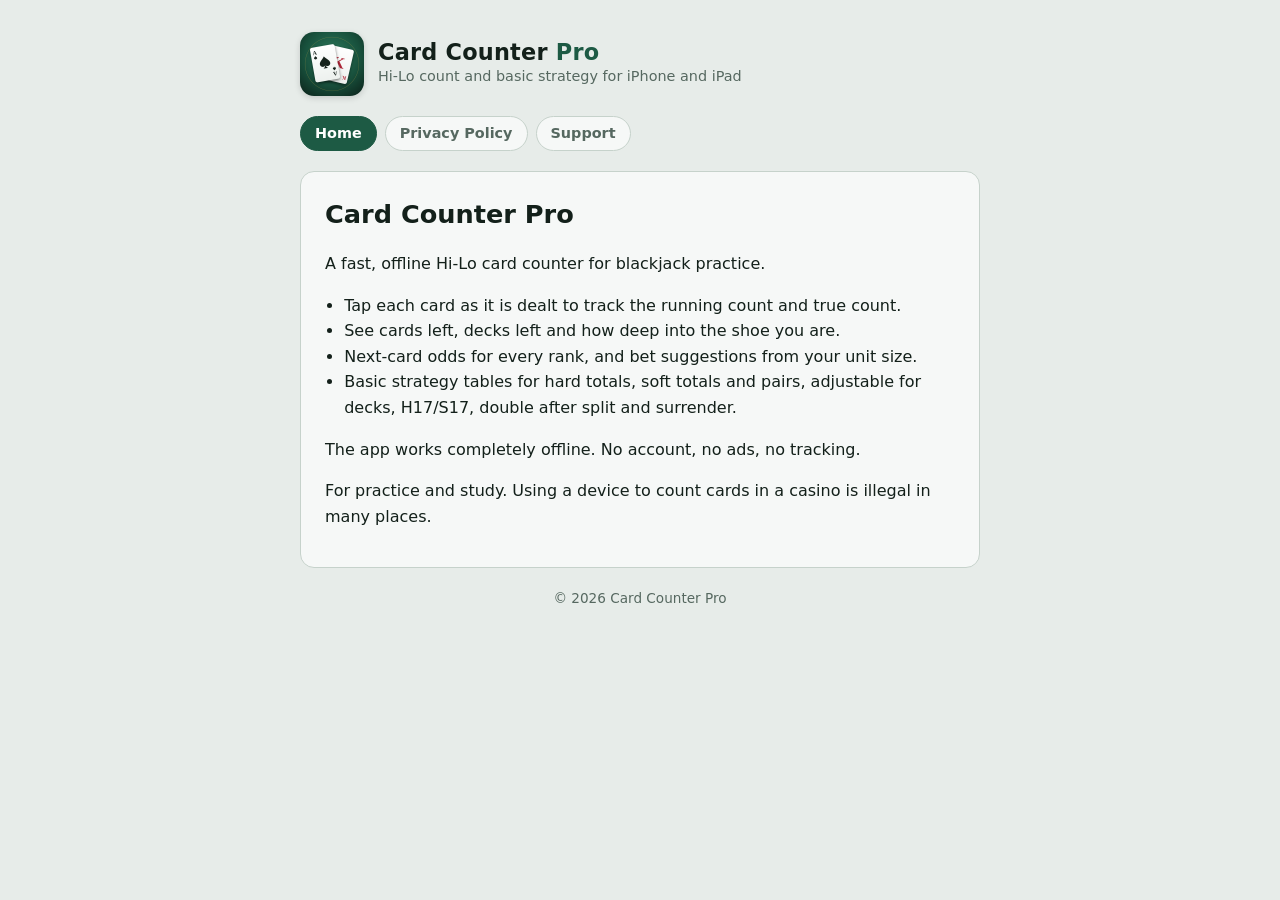
<file: index.html>
<!doctype html>
<html lang="en">
<head>
<meta charset="utf-8">
<meta name="viewport" content="width=device-width, initial-scale=1, viewport-fit=cover">
<title>Card Counter Pro</title>
<meta name="description" content="Card Counter Pro is an offline Hi-Lo card counter and basic strategy reference for iPhone and iPad.">
<link rel="icon" href="icon.png">
<link rel="apple-touch-icon" href="icon.png">
<link rel="stylesheet" href="style.css">
</head>
<body>
<div class="wrap">
  <header>
    <img src="icon.png" alt="Card Counter Pro app icon">
    <div><div class="name">Card Counter <span>Pro</span></div><div class="tag">Hi-Lo count and basic strategy for iPhone and iPad</div></div>
  </header>
  <nav>
    <a href="index.html" aria-current="page">Home</a>
    <a href="privacy.html">Privacy Policy</a>
    <a href="support.html">Support</a>
  </nav>
  <main>
    <h1>Card Counter Pro</h1>
    <p>A fast, offline Hi-Lo card counter for blackjack practice.</p>
    <ul>
      <li>Tap each card as it is dealt to track the running count and true count.</li>
      <li>See cards left, decks left and how deep into the shoe you are.</li>
      <li>Next-card odds for every rank, and bet suggestions from your unit size.</li>
      <li>Basic strategy tables for hard totals, soft totals and pairs, adjustable for decks, H17/S17, double after split and surrender.</li>
    </ul>
    <p>The app works completely offline. No account, no ads, no tracking.</p>
    <p>For practice and study. Using a device to count cards in a casino is illegal in many places.</p>
  </main>
  <footer>© 2026 Card Counter Pro</footer>
</div>
</body>
</html>
</file>
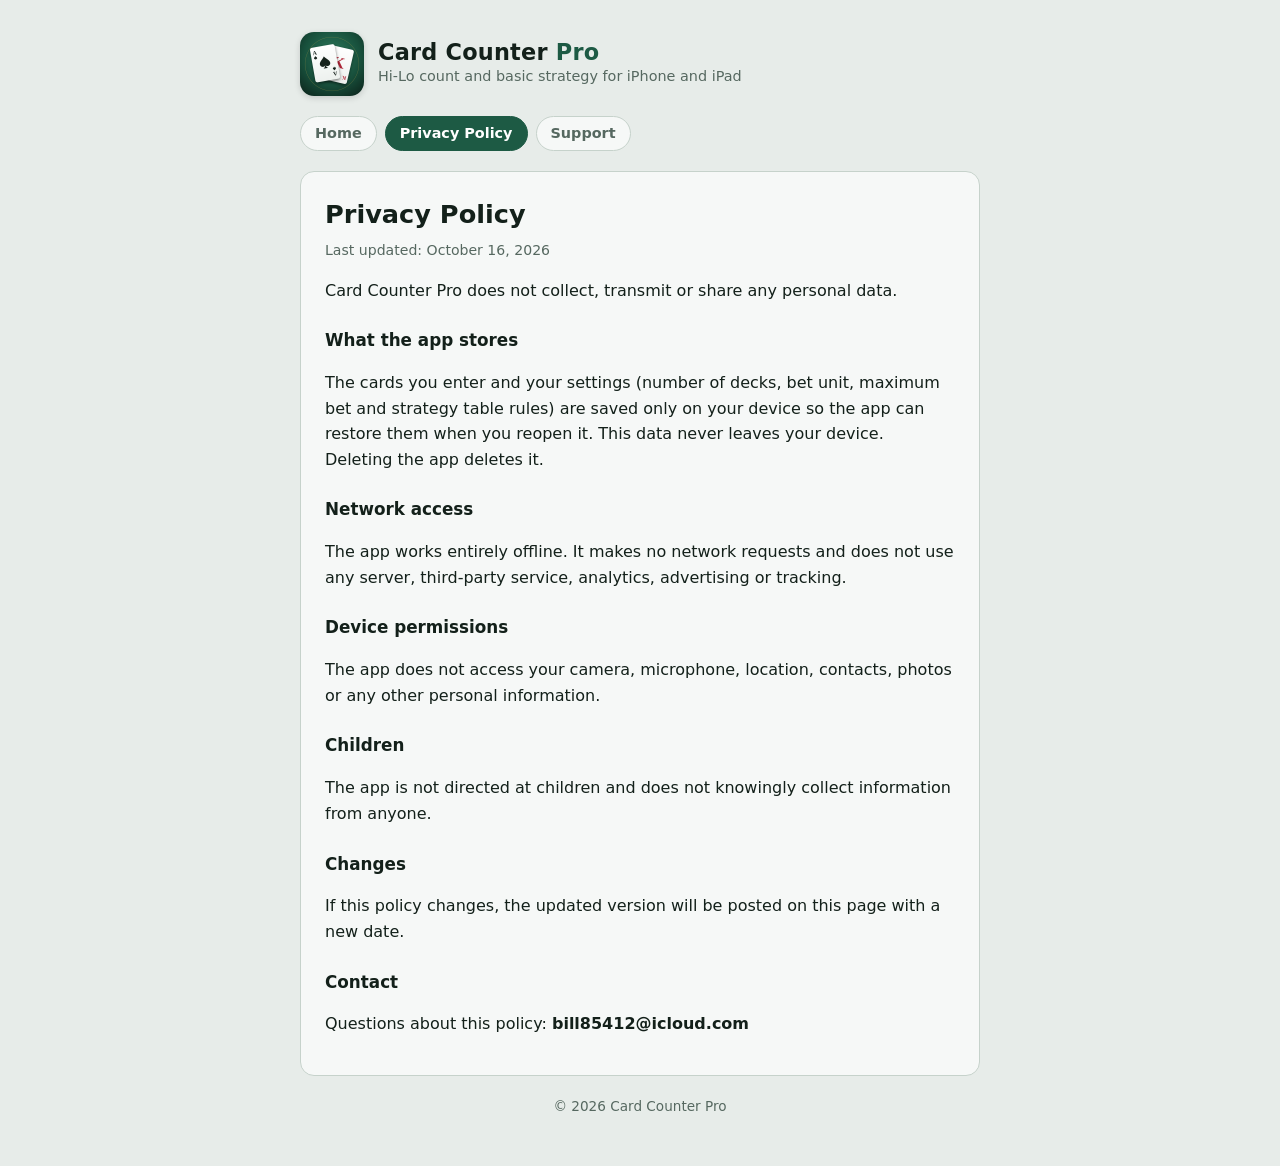
<file: privacy.html>
<!doctype html>
<html lang="en">
<head>
<meta charset="utf-8">
<meta name="viewport" content="width=device-width, initial-scale=1, viewport-fit=cover">
<title>Privacy Policy · Card Counter Pro</title>
<meta name="description" content="Privacy policy for the Card Counter Pro app.">
<link rel="icon" href="icon.png">
<link rel="apple-touch-icon" href="icon.png">
<link rel="stylesheet" href="style.css">
</head>
<body>
<div class="wrap">
  <header>
    <img src="icon.png" alt="Card Counter Pro app icon">
    <div><div class="name">Card Counter <span>Pro</span></div><div class="tag">Hi-Lo count and basic strategy for iPhone and iPad</div></div>
  </header>
  <nav>
    <a href="index.html">Home</a>
    <a href="privacy.html" aria-current="page">Privacy Policy</a>
    <a href="support.html">Support</a>
  </nav>
  <main>
    <h1>Privacy Policy</h1>
    <p class="updated">Last updated: October 16, 2026</p>
    <p>Card Counter Pro does not collect, transmit or share any personal data.</p>
    <h2>What the app stores</h2>
    <p>The cards you enter and your settings (number of decks, bet unit, maximum bet and strategy table rules) are saved only on your device so the app can restore them when you reopen it. This data never leaves your device. Deleting the app deletes it.</p>
    <h2>Network access</h2>
    <p>The app works entirely offline. It makes no network requests and does not use any server, third-party service, analytics, advertising or tracking.</p>
    <h2>Device permissions</h2>
    <p>The app does not access your camera, microphone, location, contacts, photos or any other personal information.</p>
    <h2>Children</h2>
    <p>The app is not directed at children and does not knowingly collect information from anyone.</p>
    <h2>Changes</h2>
    <p>If this policy changes, the updated version will be posted on this page with a new date.</p>
    <h2>Contact</h2>
    <p>Questions about this policy: <span class="email">bill85412@icloud.com</span></p>
  </main>
  <footer>© 2026 Card Counter Pro</footer>
</div>
</body>
</html>
</file>
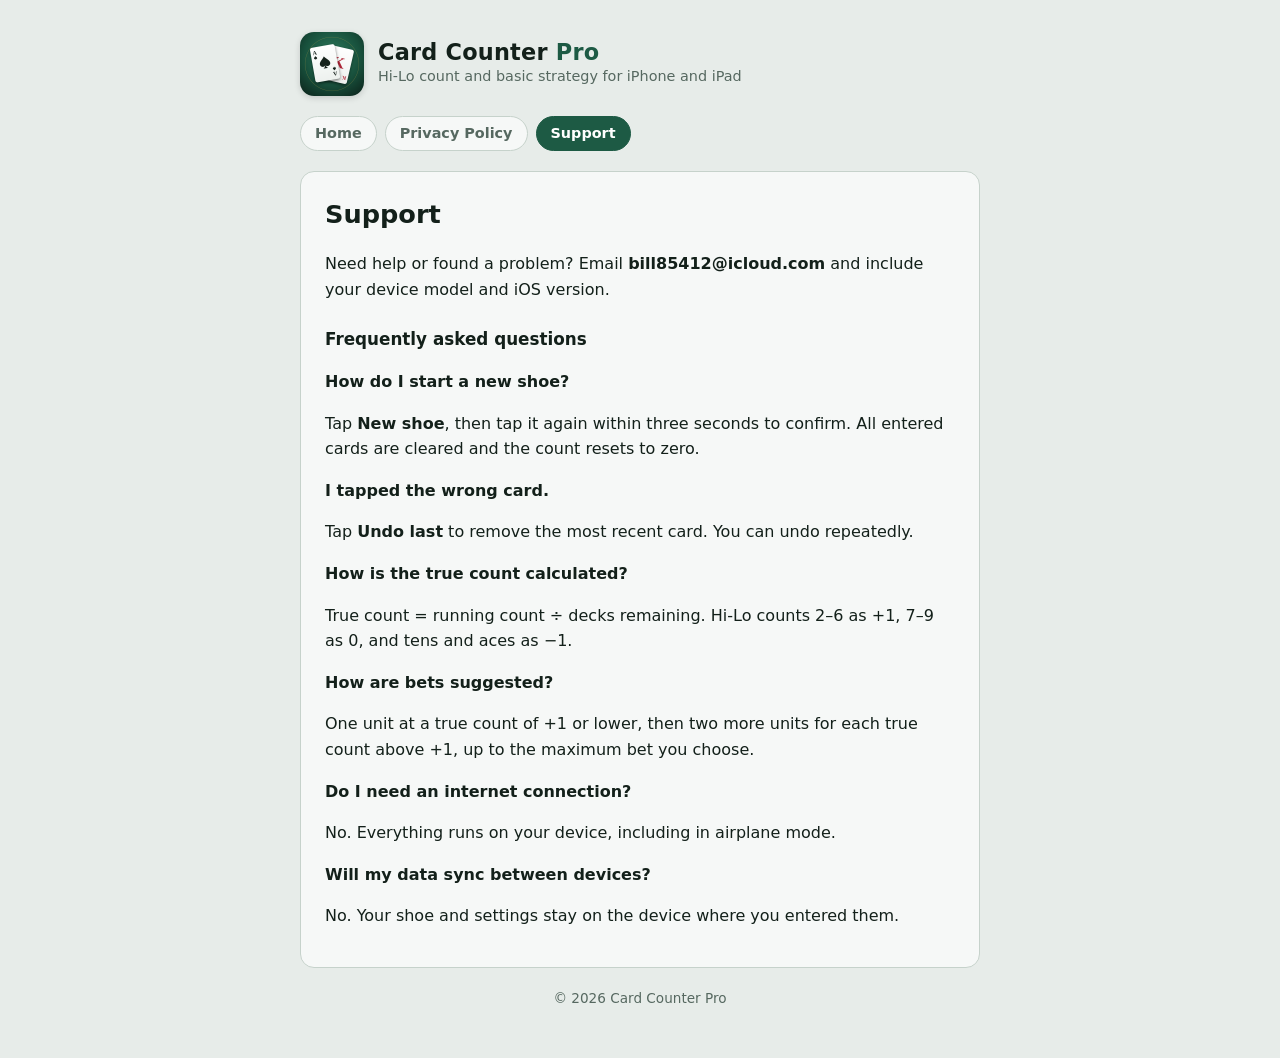
<file: support.html>
<!doctype html>
<html lang="en">
<head>
<meta charset="utf-8">
<meta name="viewport" content="width=device-width, initial-scale=1, viewport-fit=cover">
<title>Support · Card Counter Pro</title>
<meta name="description" content="Help and contact for the Card Counter Pro app.">
<link rel="icon" href="icon.png">
<link rel="apple-touch-icon" href="icon.png">
<link rel="stylesheet" href="style.css">
</head>
<body>
<div class="wrap">
  <header>
    <img src="icon.png" alt="Card Counter Pro app icon">
    <div><div class="name">Card Counter <span>Pro</span></div><div class="tag">Hi-Lo count and basic strategy for iPhone and iPad</div></div>
  </header>
  <nav>
    <a href="index.html">Home</a>
    <a href="privacy.html">Privacy Policy</a>
    <a href="support.html" aria-current="page">Support</a>
  </nav>
  <main>
    <h1>Support</h1>
    <p>Need help or found a problem? Email <span class="email">bill85412@icloud.com</span> and include your device model and iOS version.</p>
    <h2>Frequently asked questions</h2>
    <h3 style="font-size:1rem;margin:16px 0 4px">How do I start a new shoe?</h3>
    <p>Tap <b>New shoe</b>, then tap it again within three seconds to confirm. All entered cards are cleared and the count resets to zero.</p>
    <h3 style="font-size:1rem;margin:16px 0 4px">I tapped the wrong card.</h3>
    <p>Tap <b>Undo last</b> to remove the most recent card. You can undo repeatedly.</p>
    <h3 style="font-size:1rem;margin:16px 0 4px">How is the true count calculated?</h3>
    <p>True count = running count ÷ decks remaining. Hi-Lo counts 2–6 as +1, 7–9 as 0, and tens and aces as −1.</p>
    <h3 style="font-size:1rem;margin:16px 0 4px">How are bets suggested?</h3>
    <p>One unit at a true count of +1 or lower, then two more units for each true count above +1, up to the maximum bet you choose.</p>
    <h3 style="font-size:1rem;margin:16px 0 4px">Do I need an internet connection?</h3>
    <p>No. Everything runs on your device, including in airplane mode.</p>
    <h3 style="font-size:1rem;margin:16px 0 4px">Will my data sync between devices?</h3>
    <p>No. Your shoe and settings stay on the device where you entered them.</p>
  </main>
  <footer>© 2026 Card Counter Pro</footer>
</div>
</body>
</html>
</file>
<file: style.css>
:root{--bg:#E7ECE9;--surface:#F6F8F7;--ink:#13201A;--muted:#566860;--line:#C6D2CB;--felt:#1D5A44;color-scheme:light}
*{box-sizing:border-box}
html{-webkit-text-size-adjust:100%}
body{margin:0;background:var(--bg);color:var(--ink);font:16px/1.6 -apple-system,BlinkMacSystemFont,"Segoe UI",system-ui,sans-serif;
  padding-left:max(16px,env(safe-area-inset-left,0px));padding-right:max(16px,env(safe-area-inset-right,0px));padding-block:32px 48px}
.wrap{max-width:680px;margin:0 auto;display:flex;flex-direction:column;gap:20px}
header{display:flex;align-items:center;gap:14px}
header img{width:64px;height:64px;border-radius:14px;box-shadow:0 2px 6px rgba(0,0,0,.15)}
header .name{font-weight:800;font-size:1.4rem;letter-spacing:.01em;line-height:1.1}
header .name span{color:var(--felt)}
header .tag{color:var(--muted);font-size:.9rem}
nav{display:flex;gap:8px;flex-wrap:wrap}
nav a{text-decoration:none;color:var(--muted);border:1px solid var(--line);background:var(--surface);border-radius:999px;padding:5px 14px;font-size:.9rem;font-weight:600}
nav a[aria-current="page"]{background:var(--felt);border-color:var(--felt);color:#fff}
main{background:var(--surface);border:1px solid var(--line);border-radius:14px;padding:22px 24px}
h1{font-size:1.6rem;margin:0 0 4px;text-wrap:balance}
h2{font-size:1.05rem;margin:24px 0 6px}
.updated{color:var(--muted);font-size:.88rem;margin:0 0 16px}
p,li{max-width:65ch}
ul{padding-left:1.2em}
a{color:var(--felt)}
.email{font-weight:700;user-select:all}
footer{color:var(--muted);font-size:.85rem;text-align:center}
</file>
